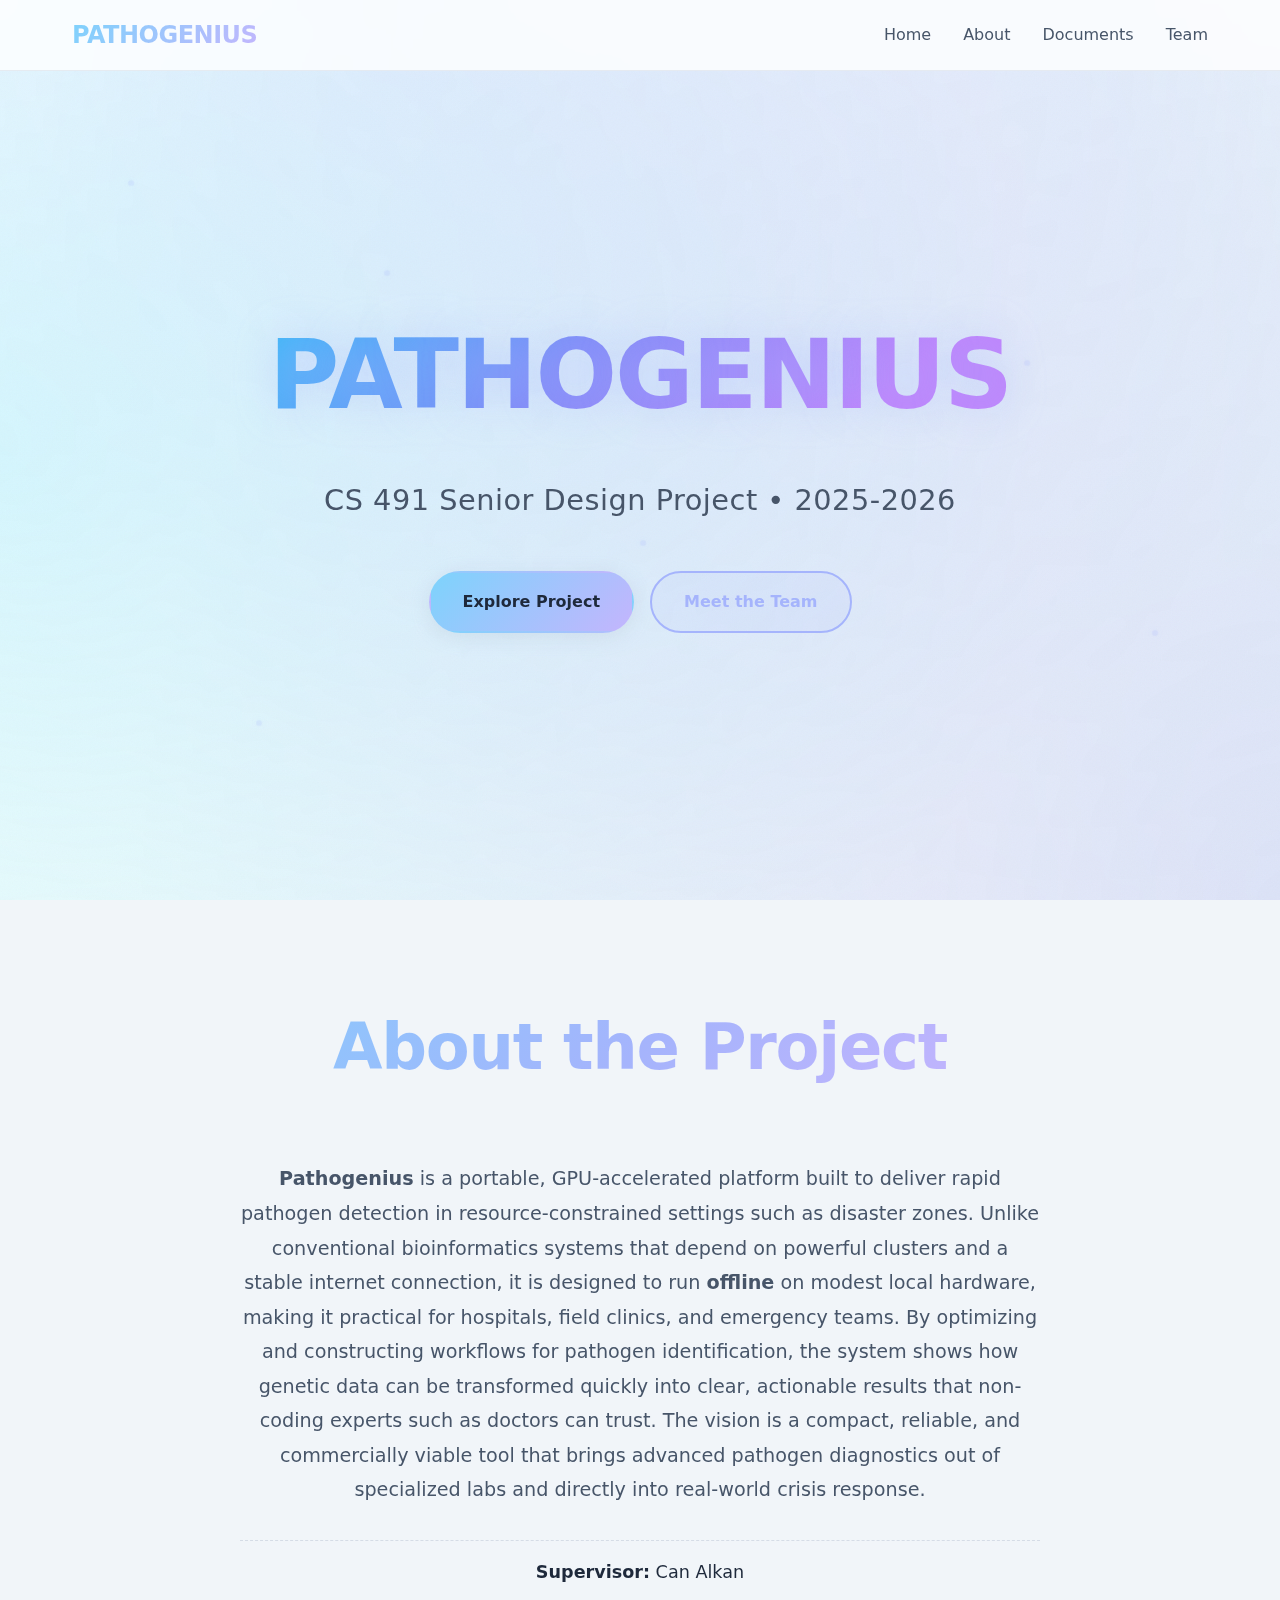
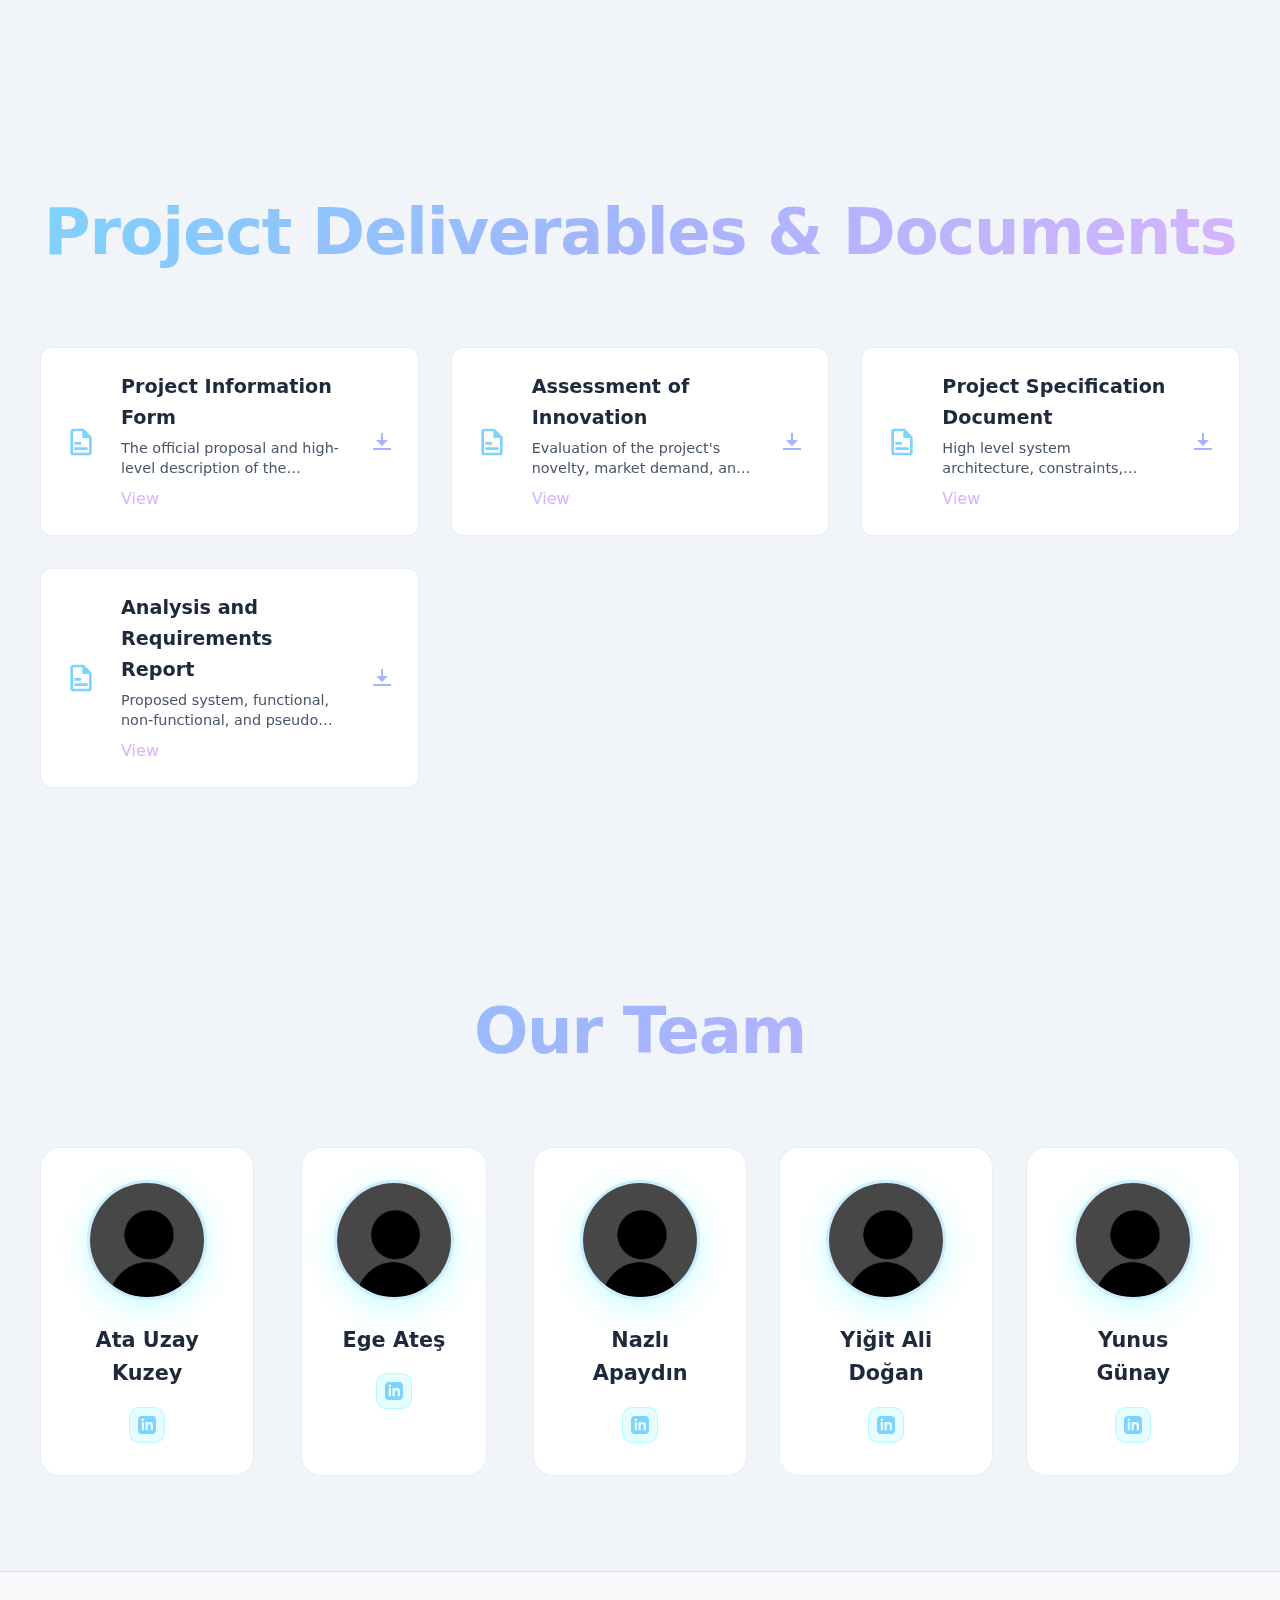
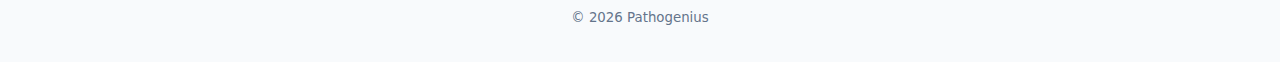
<file: index.html>
<!doctype html>
<html lang="tr">
<head>
    <meta charset="utf-8" />
    <meta name="viewport" content="width=device-width, initial-scale=1" />
    <title>Pathogenius</title>
    <meta name="description" content="Project web page for Patho-Genius" />
    <link rel="stylesheet" href="assets/styles.css" />
</head>
<body>
    <div class="bg-gradient"></div>

    <header class="nav">
        <div class="nav__wrap">
            <a class="brand" href="#home">PATHOGENIUS</a>
            <nav class="nav__links">
                <a href="#home">Home</a>
                <a href="#about">About</a>
                <a href="#documents">Documents</a> 
                <a href="#team">Team</a>
            </nav>
        </div>
    </header>

    <section id="home" class="hero">
        <div class="particles">
            <div class="particle" style="left: 10%; top: 20%; animation-delay: 0s;"></div>
            <div class="particle" style="left: 80%; top: 40%; animation-delay: 2s;"></div>
            <div class="particle" style="left: 50%; top: 60%; animation-delay: 4s;"></div>
            <div class="particle" style="left: 20%; top: 80%; animation-delay: 6s;"></div>
            <div class="particle" style="left: 90%; top: 70%; animation-delay: 8s;"></div>
            <div class="particle" style="left: 30%; top: 30%; animation-delay: 10s;"></div>
        </div>
        
        <div class="hero__content">
            <h1 class="hero__title">PATHOGENIUS</h1>
            <p class="hero__subtitle">CS 491 Senior Design Project • 2025-2026</p>
            <div class="hero__cta">
                <a href="#about" class="btn btn-primary">Explore Project</a>
                <a href="#team" class="btn btn-secondary">Meet the Team</a>
            </div>
        </div>
    </section>

    <section id="about" class="section">
        <div class="container">
            <h2 class="section-title">About the Project</h2>
            <div class="about-content">
                <p>
                    <b>Pathogenius</b> is a portable, GPU-accelerated platform built to deliver rapid pathogen detection 
                    in resource-constrained settings such as disaster zones. Unlike conventional bioinformatics 
                    systems that depend on powerful clusters and a stable internet connection, it is designed to 
                    run <b>offline</b> on modest local hardware, making it practical for hospitals, field clinics, and 
                    emergency teams. By optimizing and constructing workflows for pathogen identification, the 
                    system shows how genetic data can be transformed quickly into clear, actionable results that 
                    non-coding experts such as doctors can trust. The vision is a compact, reliable, and 
                    commercially viable tool that brings advanced pathogen diagnostics out of specialized labs 
                    and directly into real-world crisis response.
                </p>

                
                <div class="supervisor-info">
                    <strong>Supervisor:</strong> Can Alkan
                </div>
            </div>
        </div>
    </section>

    <section id="documents" class="section documents">
        <div class="container">
            <h2 class="section-title">Project Deliverables & Documents</h2>
            
            <div class="document-grid">
                <div class="doc-card">
                    <div class="doc-icon">
                        <svg xmlns="http://www.w3.org/2000/svg" viewBox="0 0 24 24" fill="currentColor"><path d="M14 2H6C4.89543 2 4 2.89543 4 4V20C4 21.1046 4.89543 22 6 22H18C19.1046 22 20 21.1046 20 20V8L14 2ZM18 20H6V4H13V9H18V20ZM12 12H7V14H12V12ZM17 16H7V18H17V16Z"/></svg>
                    </div>
                    <div class="doc-text">
                        <h3>Project Information Form</h3>
                        <p>The official proposal and high-level description of the Pathogenius concept.</p>
                        <a href="docs/Pathogenius-CS491_Project_Information_Form.pdf" target="_blank" rel="noopener noreferrer" class="view-link">View</a>
                    </div>
                    <a href="docs/Pathogenius-CS491_Project_Information_Form.pdf" download="Pathogenius_Project_Info.pdf" title="Download Report" class="download-icon">
                        <svg xmlns="http://www.w3.org/2000/svg" viewBox="0 0 24 24" fill="currentColor"><path d="M13 10V3H11V10H6L12 16L18 10H13ZM21 18H3V20H21V18Z"/></svg>
                    </a>
                </div>

                <div class="doc-card">
                    <div class="doc-icon">
                        <svg xmlns="http://www.w3.org/2000/svg" viewBox="0 0 24 24" fill="currentColor"><path d="M14 2H6C4.89543 2 4 2.89543 4 4V20C4 21.1046 4.89543 22 6 22H18C19.1046 22 20 21.1046 20 20V8L14 2ZM18 20H6V4H13V9H18V20ZM12 12H7V14H12V12ZM17 16H7V18H17V16Z"/></svg>
                    </div>
                    <div class="doc-text">
                        <h3>Assessment of Innovation</h3>
                        <p>Evaluation of the project's novelty, market demand, and technical feasibility.</p>
                        <a href="docs/Pathogenius-CS491_Assessment_of_Innovation_Form.pdf" target="_blank" rel="noopener noreferrer" class="view-link">View</a>
                    </div>
                    <a href="docs/Pathogenius-CS491_Assessment_of_Innovation_Form.pdf" download="Pathogenius_Innovation_Assessment.pdf" title="Download Report" class="download-icon">
                        <svg xmlns="http://www.w3.org/2000/svg" viewBox="0 0 24 24" fill="currentColor"><path d="M13 10V3H11V10H6L12 16L18 10H13ZM21 18H3V20H21V18Z"/></svg>
                    </a>
                </div>

                <div class="doc-card">
                    <div class="doc-icon">
                        <svg xmlns="http://www.w3.org/2000/svg" viewBox="0 0 24 24" fill="currentColor"><path d="M14 2H6C4.89543 2 4 2.89543 4 4V20C4 21.1046 4.89543 22 6 22H18C19.1046 22 20 21.1046 20 20V8L14 2ZM18 20H6V4H13V9H18V20ZM12 12H7V14H12V12ZM17 16H7V18H17V16Z"/></svg>
                    </div>
                    <div class="doc-text">
                        <h3>Project Specification Document</h3>
                        <p>High level system architecture, constraints, ethical and professional issues, system requirements (FR/NFR), market research and academic analysis.</p>
                        <a href="docs/Pathogenius-CS491_Project_Specification_Document.pdf" target="_blank" rel="noopener noreferrer" class="view-link">View</a>
                    </div>
                    <a href="docs/Pathogenius-CS491_Project_Specification_Document.pdf" download="Pathogenius_Specification_Document.pdf" title="Download Report" class="download-icon">
                        <svg xmlns="http://www.w3.org/2000/svg" viewBox="0 0 24 24" fill="currentColor"><path d="M13 10V3H11V10H6L12 16L18 10H13ZM21 18H3V20H21V18Z"/></svg>
                    </a>
                </div>

                <div class="doc-card">
                    <div class="doc-icon">
                        <svg xmlns="http://www.w3.org/2000/svg" viewBox="0 0 24 24" fill="currentColor"><path d="M14 2H6C4.89543 2 4 2.89543 4 4V20C4 21.1046 4.89543 22 6 22H18C19.1046 22 20 21.1046 20 20V8L14 2ZM18 20H6V4H13V9H18V20ZM12 12H7V14H12V12ZM17 16H7V18H17V16Z"/></svg>
                    </div>
                    <div class="doc-text">
                        <h3>Analysis and Requirements Report</h3>
                        <p>Proposed system, functional, non-functional, and pseudo requirements, use case diagrams, class models, dynamic models, user interface, and project plan.</p>
                        <a href="docs/Pathogenius-CS491_Analysis_and_Requirement_Report.pdf" target="_blank" rel="noopener noreferrer" class="view-link">View</a>
                    </div>
                    <a href="docs/Pathogenius-CS491_Analysis_and_Requirement_Report.pdf" download="Pathogenius_Specification_Document.pdf" title="Download Report" class="download-icon">
                        <svg xmlns="http://www.w3.org/2000/svg" viewBox="0 0 24 24" fill="currentColor"><path d="M13 10V3H11V10H6L12 16L18 10H13ZM21 18H3V20H21V18Z"/></svg>
                    </a>
                </div>
            </div>
        </div>
    </section>

    <section id="team" class="section">
        <div class="container">
            <h2 class="section-title">Our Team</h2>
            
            <div class="team-grid">
                <div class="team-card">
                    <div class="avatar">
                        <img src="assets/img/profile.jpg" alt="Ata Uzay Kuzey">
                    </div>
                    <h3>Ata Uzay Kuzey</h3>
                    <a class="social-link" href="https://www.linkedin.com/in/ata-uzay-kuzey/" target="_blank" rel="noopener" aria-label="LinkedIn">
                        <svg viewBox="0 0 24 24">
                            <path d="M19 0h-14c-2.761 0-5 2.239-5 5v14c0 2.761 2.239 5 5 5h14c2.762 0 5-2.239 5-5v-14c0-2.761-2.238-5-5-5zm-11 19h-3v-11h3v11zm-1.5-12.268c-.966 0-1.75-.79-1.75-1.764s.784-1.764 1.75-1.764 1.75.79 1.75 1.764-.783 1.764-1.75 1.764zm13.5 12.268h-3v-5.604c0-3.368-4-3.113-4 0v5.604h-3v-11h3v1.765c1.396-2.586 7-2.777 7 2.476v6.759z"/>
                        </svg>
                    </a>
                </div>

                <div class="team-card">
                    <div class="avatar">
                        <img src="assets/img/profile.jpg" alt="Ege Ateş">
                    </div>
                    <h3>Ege Ateş</h3>
                    <a class="social-link" href="https://www.linkedin.com/in/ege-ate%C5%9F-b57bb5256/" target="_blank" rel="noopener" aria-label="LinkedIn">
                        <svg viewBox="0 0 24 24">
                            <path d="M19 0h-14c-2.761 0-5 2.239-5 5v14c0 2.761 2.239 5 5 5h14c2.762 0 5-2.239 5-5v-14c0-2.761-2.238-5-5-5zm-11 19h-3v-11h3v11zm-1.5-12.268c-.966 0-1.75-.79-1.75-1.764s.784-1.764 1.75-1.764 1.75.79 1.75 1.764-.783 1.764-1.75 1.764zm13.5 12.268h-3v-5.604c0-3.368-4-3.113-4 0v5.604h-3v-11h3v1.765c1.396-2.586 7-2.777 7 2.476v6.759z"/>
                        </svg>
                    </a>
                </div>

                <div class="team-card">
                    <div class="avatar">
                        <img src="assets/img/profile.jpg" alt="Nazlı Apaydın">
                    </div>
                    <h3>Nazlı Apaydın</h3>
                    <a class="social-link" href="https://www.linkedin.com/in/nazl%C4%B1-apayd%C4%B1n-25b60022a/" target="_blank" rel="noopener" aria-label="LinkedIn">
                        <svg viewBox="0 0 24 24">
                            <path d="M19 0h-14c-2.761 0-5 2.239-5 5v14c0 2.761 2.239 5 5 5h14c2.762 0 5-2.239 5-5v-14c0-2.761-2.238-5-5-5zm-11 19h-3v-11h3v11zm-1.5-12.268c-.966 0-1.75-.79-1.75-1.764s.784-1.764 1.75-1.764 1.75.79 1.75 1.764-.783 1.764-1.75 1.764zm13.5 12.268h-3v-5.604c0-3.368-4-3.113-4 0v5.604h-3v-11h3v1.765c1.396-2.586 7-2.777 7 2.476v6.759z"/>
                        </svg>
                    </a>
                </div>

                <div class="team-card">
                    <div class="avatar">
                        <img src="assets/img/profile.jpg" alt="Yiğit Ali Doğan">
                    </div>
                    <h3>Yiğit Ali Doğan</h3>
                    <a class="social-link" href="https://www.linkedin.com/in/yi%C4%9Fıt-ali-do%C4%9Fan-15b3aa280/" target="_blank" rel="noopener" aria-label="LinkedIn">
                        <svg viewBox="0 0 24 24">
                            <path d="M19 0h-14c-2.761 0-5 2.239-5 5v14c0 2.761 2.239 5 5 5h14c2.762 0 5-2.239 5-5v-14c0-2.761-2.238-5-5-5zm-11 19h-3v-11h3v11zm-1.5-12.268c-.966 0-1.75-.79-1.75-1.764s.784-1.764 1.75-1.764 1.75.79 1.75 1.764-.783 1.764-1.75 1.764zm13.5 12.268h-3v-5.604c0-3.368-4-3.113-4 0v5.604h-3v-11h3v1.765c1.396-2.586 7-2.777 7 2.476v6.759z"/>
                        </svg>
                    </a>
                </div>

                <div class="team-card">
                    <div class="avatar">
                        <img src="assets/img/profile.jpg" alt="Yunus Günay">
                    </div>
                    <h3>Yunus Günay</h3>
                    <a class="social-link" href="https://www.linkedin.com/in/yunus-gunay/" target="_blank" rel="noopener" aria-label="LinkedIn">
                        <svg viewBox="0 0 24 24">
                            <path d="M19 0h-14c-2.761 0-5 2.239-5 5v14c0 2.761 2.239 5 5 5h14c2.762 0 5-2.239 5-5v-14c0-2.761-2.238-5-5-5zm-11 19h-3v-11h3v11zm-1.5-12.268c-.966 0-1.75-.79-1.75-1.764s.784-1.764 1.75-1.764 1.75.79 1.75 1.764-.783 1.764-1.75 1.764zm13.5 12.268h-3v-5.604c0-3.368-4-3.113-4 0v5.604h-3v-11h3v1.765c1.396-2.586 7-2.777 7 2.476v6.759z"/>
                        </svg>
                    </a>
                </div>
            </div>
        </div>
    </section>

    <footer class="footer">
        <div class="container">
            <small>© <span id="year"></span> Pathogenius</small>
        </div>
    </footer>

    <script>
        document.getElementById('year').textContent = new Date().getFullYear();
    </script>
</body>
</html>
</file>
<file: assets/styles.css>
/* assets/styles.css */
* {
  margin: 0;
  padding: 0;
  box-sizing: border-box;
}

:root {
  --primary: #7dd3fc;
  --secondary: #c4b5fd;
  --accent: #a5b4fc;
  --purple: #d8b4fe;
  --dark: #f1f5f9;
  --dark-light: #ffffff;
  --text: #1e293b;
  --text-dim: #475569;

  /* Background tuning */
  --bg-base-1: #ffffff;
  --bg-base-2: #f1f5f9;
}

html {
  scroll-behavior: smooth;
}

body {
  margin: 0;
  font-family: "Inter", system-ui, -apple-system, BlinkMacSystemFont, "Segoe UI", sans-serif;
  background: var(--dark);
  color: var(--text);
  line-height: 1.6;
  overflow-x: hidden;
}

.bg-gradient {
  position: fixed;
  inset: 0;
  z-index: -10;
  background: linear-gradient(135deg, var(--bg-base-1) 0%, var(--bg-base-2) 100%);
  overflow: hidden;
}

/* Soft blobs layer (moves, but does NOT rotate) */
.bg-gradient::before {
  content: "";
  position: absolute;
  inset: -35%;
  background:
    radial-gradient(circle at 20% 50%, rgba(0, 240, 255, 0.14) 0%, transparent 55%),
    radial-gradient(circle at 80% 80%, rgba(99, 102, 241, 0.12) 0%, transparent 55%),
    radial-gradient(circle at 40% 20%, rgba(139, 92, 246, 0.10) 0%, transparent 55%),
    radial-gradient(circle at 70% 25%, rgba(56, 189, 248, 0.08) 0%, transparent 55%);
  filter: blur(10px);
  animation: bgDrift 18s ease-in-out infinite;
  will-change: transform;
}

@keyframes bgDrift {
  0%, 100% {
    transform: translate3d(0, 0, 0) scale(1);
  }
  33% {
    transform: translate3d(22px, -18px, 0) scale(1.02);
  }
  66% {
    transform: translate3d(-18px, 14px, 0) scale(1.01);
  }
}

/* Fine grain layer (optional but looks premium) */
.bg-gradient::after {
  content: "";
  position: absolute;
  inset: 0;
  pointer-events: none;
  opacity: 0.08;
  background-image: url("data:image/svg+xml,%3Csvg xmlns='http://www.w3.org/2000/svg' width='220' height='220'%3E%3Cfilter id='n'%3E%3CfeTurbulence type='fractalNoise' baseFrequency='.8' numOctaves='3' stitchTiles='stitch'/%3E%3C/filter%3E%3Crect width='220' height='220' filter='url(%23n)' opacity='.45'/%3E%3C/svg%3E");
  background-size: 220px 220px;
}

/* Reduce motion support */
@media (prefers-reduced-motion: reduce) {
  .bg-gradient::before,
  .particle {
    animation: none !important;
  }
}

/* === NAVBAR === */
.nav {
  position: fixed;
  top: 0;
  left: 0;
  right: 0;
  z-index: 100;
  background: rgba(255, 255, 255, 0.8);
  backdrop-filter: blur(16px);
  border-bottom: 1px solid rgba(148, 163, 184, 0.2);
}

.nav__wrap {
  max-width: 1200px;
  margin: 0 auto;
  padding: 1rem 2rem;
  display: flex;
  align-items: center;
  justify-content: space-between;
}

.brand {
  font-size: 1.5rem;
  font-weight: 800;
  background: linear-gradient(135deg, var(--primary) 0%, var(--secondary) 100%);
  -webkit-background-clip: text;
  -webkit-text-fill-color: transparent;
  background-clip: text;
  text-decoration: none;
  letter-spacing: -0.5px;
  transition: all 0.3s ease;
}

.brand:hover {
  filter: brightness(1.2);
  letter-spacing: 0.5px;
}

.nav__links {
  display: flex;
  gap: 2rem;
}

.nav__links a {
  color: #475569;
  text-decoration: none;
  font-weight: 500;
  position: relative;
  transition: color 0.3s ease;
  padding: 0.25rem 0;
}

.nav__links a::after {
  content: "";
  position: absolute;
  bottom: -4px;
  left: 0;
  width: 0;
  height: 2px;
  background: linear-gradient(90deg, var(--primary), var(--accent));
  transition: width 0.3s ease;
}

.nav__links a:hover {
  color: var(--accent);
}

.nav__links a:hover::after {
  width: 100%;
}

/* === HERO SECTION === */
.hero {
  min-height: 100vh;
  display: flex;
  align-items: center;
  justify-content: center;
  text-align: center;
  padding: 6rem 2rem 4rem;
  position: relative;
}

.hero__content {
  max-width: 900px;
  position: relative;
  z-index: 2;
}

.hero__title {
  font-size: clamp(3rem, 8vw, 6rem);
  font-weight: 900;
  margin-bottom: 1.5rem;
  background: linear-gradient(135deg, #38bdf8 0%, #818cf8 40%, #c084fc 80%);
  -webkit-background-clip: text;
  -webkit-text-fill-color: transparent;
  background-clip: text;
  letter-spacing: -0.02em;
  animation: fadeInUp 0.8s ease-out;
  text-shadow: 0 0 40px rgba(165, 180, 252, 0.4);
}

.hero__subtitle {
  font-size: clamp(1.2rem, 3vw, 1.8rem);
  color: var(--text-dim);
  margin-bottom: 3rem;
  animation: fadeInUp 0.8s ease-out 0.2s both;
  font-weight: 300;
  letter-spacing: 0.5px;
}

.hero__cta {
  display: inline-flex;
  gap: 1rem;
  animation: fadeInUp 0.8s ease-out 0.4s both;
  flex-wrap: wrap;
  justify-content: center;
}

/* === BUTTONS === */
.btn {
  padding: 1rem 2rem;
  border-radius: 50px;
  font-weight: 600;
  text-decoration: none;
  transition: all 0.3s ease;
  border: 2px solid transparent;
  display: inline-flex;
  align-items: center;
  gap: 0.5rem;
  font-size: 1rem;
}

.btn-primary {
  background: linear-gradient(135deg, var(--primary), var(--secondary));
  color: #1e293b;
  box-shadow: 0 4px 20px rgba(148, 163, 184, 0.2);
  position: relative;
  overflow: hidden;
}

.btn-primary::before {
  content: "";
  position: absolute;
  top: 0;
  left: -100%;
  width: 100%;
  height: 100%;
  background: linear-gradient(90deg, transparent, rgba(255, 255, 255, 0.3), transparent);
  transition: left 0.5s ease;
}

.btn-primary:hover::before {
  left: 100%;
}

.btn-primary:hover {
  transform: translateY(-2px);
  box-shadow: 0 10px 30px rgba(165, 180, 252, 0.4);
}

.btn-secondary {
  border-color: var(--accent);
  color: var(--accent);
  background: rgba(165, 180, 252, 0.1);
}

.btn-secondary:hover {
  background: var(--accent);
  color: white;
  transform: translateY(-2px);
  box-shadow: 0 10px 30px rgba(0, 240, 255, 0.3);
}

/* === ANIMATIONS === */
@keyframes fadeInUp {
  from {
    opacity: 0;
    transform: translateY(30px);
  }
  to {
    opacity: 1;
    transform: translateY(0);
  }
}

/* === FLOATING PARTICLES ===
   Keep particles moving; remove any background rotation (already removed above).
*/
.particles {
  position: absolute;
  width: 100%;
  height: 100%;
  top: 0;
  left: 0;
  overflow: hidden;
  pointer-events: none;
}

.particle {
  position: absolute;
  width: 6px;
  height: 6px;
  background: var(--accent);
  border-radius: 50%;
  opacity: 0.2;
  box-shadow: 0 0 8px rgba(165, 180, 252, 0.3);
  animation: float 15s infinite ease-in-out;
  will-change: transform, opacity;
}

@keyframes float {
  0%, 100% {
    transform: translateY(0) translateX(0) scale(1);
    opacity: 0.4;
  }
  25% {
    transform: translateY(-50px) translateX(50px) scale(1.2);
    opacity: 0.6;
  }
  50% {
    transform: translateY(50px) translateX(-30px) scale(0.8);
    opacity: 0.3;
  }
  75% {
    transform: translateY(-20px) translateX(80px) scale(1.1);
    opacity: 0.5;
  }
}

/* === SECTIONS === */
.section {
  padding: 6rem 2rem;
  position: relative;
  z-index: 1;
}

.container {
  max-width: 1200px;
  margin: 0 auto;
}

.section-title {
  font-size: clamp(2.5rem, 5vw, 4rem);
  font-weight: 800;
  text-align: center;
  margin-bottom: 4rem;
  background: linear-gradient(135deg, var(--primary) 0%, var(--accent) 50%, var(--purple) 100%);
  -webkit-background-clip: text;
  -webkit-text-fill-color: transparent;
  background-clip: text;
  letter-spacing: -0.02em;
}

/* === ABOUT SECTION === */
.about-content {
  max-width: 800px;
  margin: 0 auto;
  text-align: center;
  font-size: 1.2rem;
  color: var(--text-dim);
  line-height: 1.8;
}

.visual-accent {
  width: 60px;
  height: 4px;
  background: var(--purple);
  margin: 2rem auto;
  border-radius: 2px;
}

.supervisor-info {
  text-align: center;
  font-size: 1.1rem;
  color: var(--text);
  margin-top: 2rem;
  padding-top: 1rem;
  border-top: 1px dashed rgba(148, 163, 184, 0.3);
}

/* --- DOCUMENTS SECTION STYLES --- */
.document-grid {
  display: grid;
  grid-template-columns: repeat(auto-fit, minmax(300px, 1fr));
  gap: 2rem;
  margin-top: 3rem;
}

.doc-card {
  background: var(--dark-light);
  border: 1px solid rgba(148, 163, 184, 0.2);
  border-radius: 12px;
  padding: 1.5rem;
  text-align: left;
  text-decoration: none;
  color: var(--text);

  cursor: default;

  display: flex;
  align-items: center;
  gap: 1.5rem;

  transition: all 0.3s ease;
  position: relative;
  overflow: hidden;
}

.doc-card:hover {
  transform: none;
  border-color: rgba(148, 163, 184, 0.2);
  box-shadow: none;
}

.doc-icon {
  flex-shrink: 0;
  width: 32px;
  height: 32px;
  color: var(--primary);
  line-height: 1;
}

.doc-icon svg {
  width: 100%;
  height: 100%;
  fill: currentColor;
}

.doc-text {
  flex-grow: 1;
  display: flex;
  flex-direction: column;
}

.doc-text h3 {
  font-size: 1.2rem;
  font-weight: 700;
  color: var(--text);
  margin: 0 0 0.25rem 0;
}

.doc-text p {
  font-size: 0.9rem;
  color: var(--text-dim);
  margin-bottom: 0.5rem;
  line-height: 1.4;
  overflow: hidden;
  display: -webkit-box;
  -webkit-line-clamp: 2;
  -webkit-box-orient: vertical;
  line-clamp: 2;
}

.view-link {
  font-weight: 500;
  color: var(--purple);
  text-decoration: none;
  align-self: flex-start;
  transition: color 0.2s ease;
}

.view-link:hover {
  text-decoration: underline;
  color: var(--accent);
}

.download-icon {
  flex-shrink: 0;
  width: 24px;
  height: 24px;
  color: var(--accent);
  transition: transform 0.3s ease, color 0.3s ease;
  cursor: pointer;
}

.download-icon:hover {
  transform: translateY(2px) scale(1.1);
  color: var(--primary);
}

.download-icon svg {
  width: 100%;
  height: 100%;
  fill: currentColor;
}

/* === TEAM SECTION === */
.team-grid {
  display: grid;
  grid-template-columns: repeat(5, 1fr);
  gap: 2rem;
  margin-top: 3rem;
  justify-items: center;
}

.team-card {
  background: #ffffff;
  border: 1px solid rgba(148, 163, 184, 0.2);
  color: var(--text);
  border-radius: 20px;
  padding: 2rem;
  text-align: center;
  position: relative;
  overflow: hidden;
  transition: all 0.4s cubic-bezier(0.4, 0, 0.2, 1);
  backdrop-filter: blur(10px);
  z-index: 2;
  will-change: transform;
}

.team-card::before {
  content: "";
  position: absolute;
  top: 0;
  left: 0;
  right: 0;
  height: 4px;
  background: linear-gradient(90deg, var(--primary), var(--accent), var(--purple));
  transform: scaleX(0);
  transition: transform 0.4s cubic-bezier(0.4, 0, 0.2, 1);
}

.team-card::after {
  content: "";
  position: absolute;
  top: -50%;
  left: -50%;
  width: 200%;
  height: 200%;
  background: radial-gradient(circle, rgba(0, 240, 255, 0.1) 0%, transparent 70%);
  opacity: 0;
  transition: opacity 0.4s ease;
}

.team-card:hover {
  transform: translateY(-8px);
  border-color: var(--accent);
  box-shadow: 0 12px 30px rgba(165, 180, 252, 0.3);
  background: #f9fafb;
}

.team-card:hover::before {
  transform: scaleX(1);
}

.team-card:hover::after {
  opacity: 1;
}

/* === AVATAR === */
.avatar {
  width: 120px;
  height: 120px;
  margin: 0 auto 1.5rem;
  border-radius: 50%;
  overflow: hidden;
  border: 3px solid rgba(125, 211, 252, 0.4);
  position: relative;
  transition: all 0.4s cubic-bezier(0.4, 0, 0.2, 1);
  box-shadow: 0 8px 32px rgba(0, 240, 255, 0.2);
}

.team-card:hover .avatar {
  border-color: var(--primary);
  transform: scale(1.08) rotate(5deg);
  box-shadow: 0 12px 48px rgba(0, 240, 255, 0.4);
}

.avatar img {
  width: 100%;
  height: 100%;
  object-fit: cover;
  display: block;
}

.team-card h3 {
  font-size: 1.3rem;
  margin-bottom: 1rem;
  color: var(--text);
  font-weight: 600;
  position: relative;
  z-index: 2;
}

/* === SOCIAL LINK === */
.social-link {
  display: inline-flex;
  width: 36px;
  height: 36px;
  align-items: center;
  justify-content: center;
  background: rgba(0, 240, 255, 0.1);
  border-radius: 10px;
  color: var(--primary);
  transition: all 0.3s cubic-bezier(0.4, 0, 0.2, 1);
  text-decoration: none;
  border: 1px solid rgba(0, 240, 255, 0.2);
  position: relative;
  z-index: 2;
}

.social-link:hover {
  background: var(--primary);
  color: var(--dark);
  transform: translateY(-3px) scale(1.1);
  box-shadow: 0 8px 20px rgba(0, 240, 255, 0.4);
  border-color: var(--primary);
}

.social-link svg {
  width: 18px;
  height: 18px;
  fill: currentColor;
  transition: transform 0.3s ease;
}

.social-link:hover svg {
  transform: scale(1.1);
}

/* === FOOTER === */
.footer {
  padding: 2rem;
  text-align: center;
  border-top: 1px solid rgba(148, 163, 184, 0.3);
  color: #64748b;
  background: #f8fafc;
  backdrop-filter: blur(10px);
}

/* === RESPONSIVE === */
@media (max-width: 1024px) {
  .team-grid {
    grid-template-columns: repeat(auto-fit, minmax(250px, 1fr));
  }
  .document-grid {
    grid-template-columns: repeat(auto-fit, minmax(280px, 1fr));
  }
}

@media (max-width: 768px) {
  .nav__wrap {
    padding: 1rem;
  }

  .nav__links {
    gap: 1rem;
  }

  .brand {
    font-size: 1.2rem;
  }

  .hero {
    padding: 5rem 1rem 3rem;
  }

  .section {
    padding: 4rem 1rem;
  }

  .team-grid {
    grid-template-columns: 1fr;
    max-width: 400px;
    margin-left: auto;
    margin-right: auto;
  }

  .document-grid {
    grid-template-columns: 1fr;
    max-width: 500px;
    margin-left: auto;
    margin-right: auto;
  }

  .doc-card {
    padding: 1rem;
    flex-wrap: wrap;
  }

  .doc-icon {
    width: 28px;
    height: 28px;
  }

  .download-icon {
    display: none;
  }

  .hero__cta {
    flex-direction: column;
    width: 100%;
  }

  .btn {
    width: 100%;
    justify-content: center;
  }
}

@media (max-width: 480px) {
  .nav__links {
    gap: 0.75rem;
  }

  .nav__links a {
    font-size: 0.9rem;
  }

  .section-title {
    margin-bottom: 2rem;
  }
}
</file>
